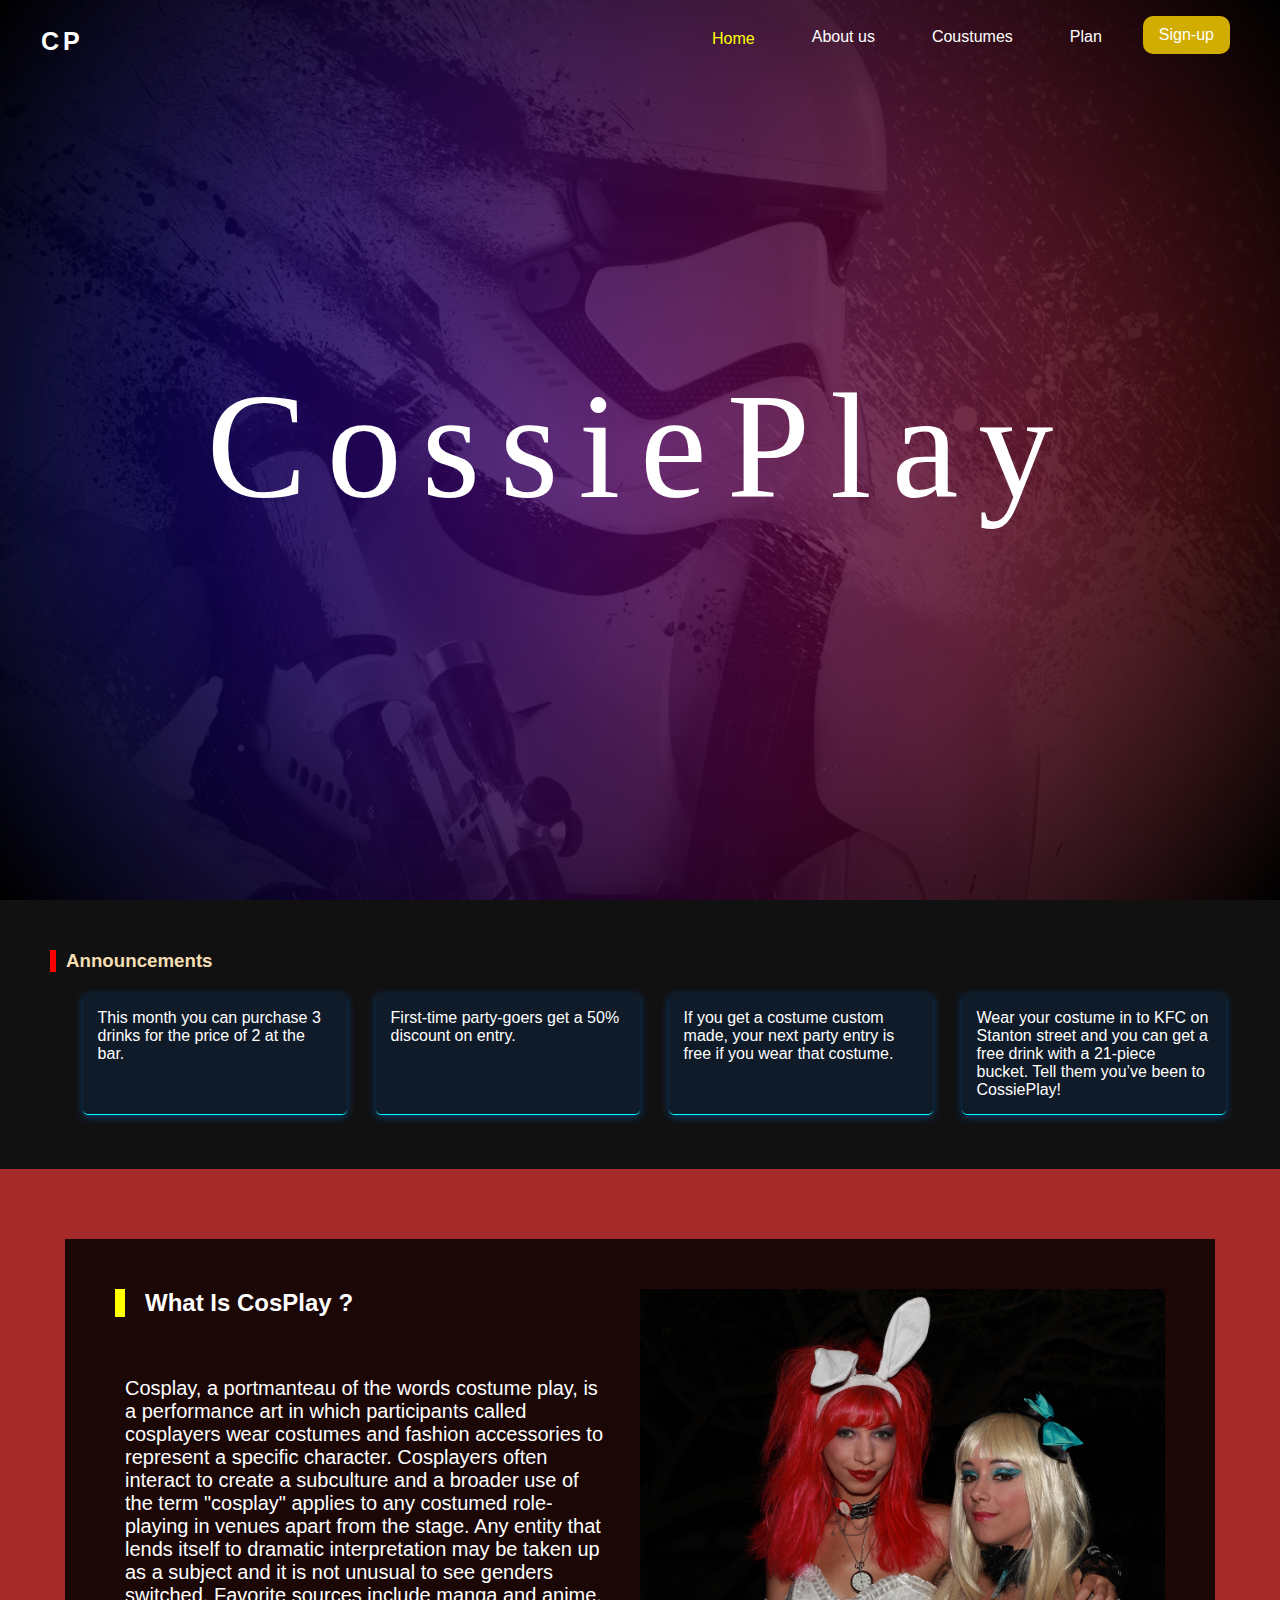
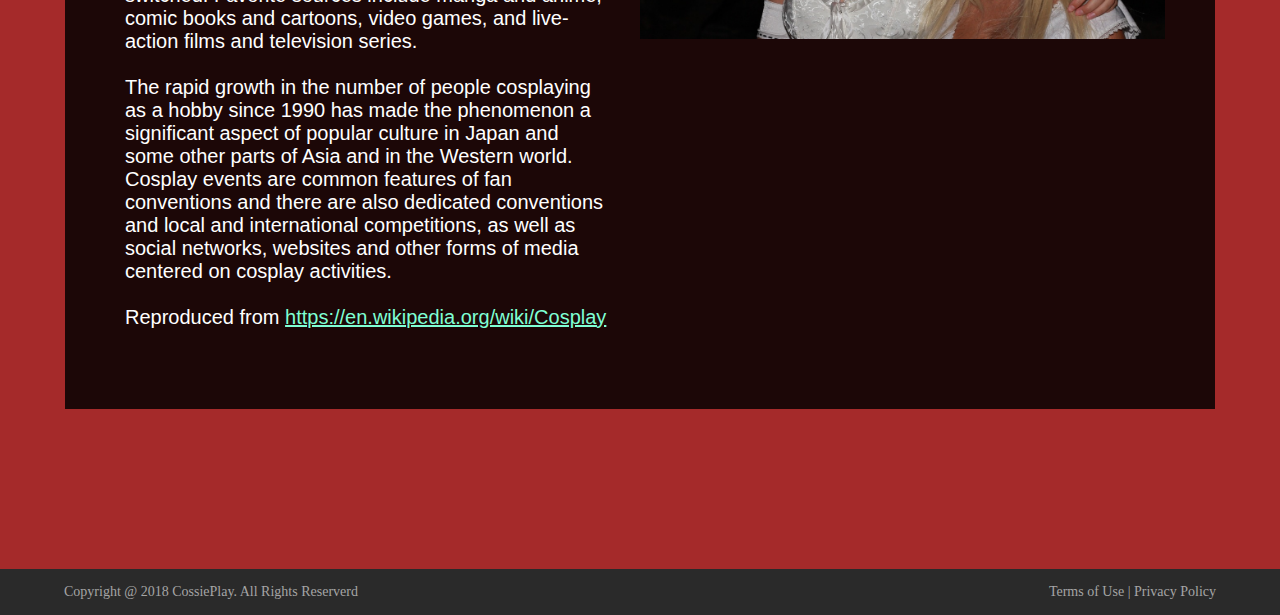
<file: index.html>
<!doctype html>
<html>
<head>
	<meta charset="UTF-8">
	<title>CossiePlay</title>
	<link rel="stylesheet" type="text/css" href="css/main.css"/>
	<link rel="stylesheet" href="https://use.fontawesome.com/releases/v5.6.1/css/all.css" integrity="sha384-gfdkjb5BdAXd+lj+gudLWI+BXq4IuLW5IT+brZEZsLFm++aCMlF1V92rMkPaX4PP" crossorigin="anonymous">
</head>
<body>
	
	<!----------------------- HOME ----------------------->
	<div id="home" class="main_container">
		<div id="top" class="main_header">
			<div class="caption">
				<span class="border font-effect-outline">CossiePlay</span>
				<!--<br>
				<h5>SINCE 2012</h5>-->
			</div>
		
			<div id="navbar">
				<a href="#home">
    				<h4 class="logo font-effect-anaglyph">CP</h4>
    			</a>
    			<nav>
      				<ul>
        				<li>
							<div class="dropdown">
								<button class="dropbtn-active">
									Home<i class="fa fa-caret-down"></i>
								</button>
								<div class="dropdown-content">
									<a href="#home">Home</a>
									<a href="#announcemnets">Announcemnets</a>
									<a href="#wcp">What is CossiePlay ?</a>
								</div>
							</div> 
						</li>
						
        				<li>
							<div class="dropdown">
								<button class="dropbtn">
									About us<i class="fa fa-caret-down"></i>
								</button>
								<div class="dropdown-content">
									<a href="about-us.html#about">About Us</a>
									<a href="about-us.html#contactUs">Contact Us</a>
								</div>
							</div>
						</li>
						
        				<li>
							<div class="dropdown">
								<button class="dropbtn">
									Coustumes<i class="fa fa-caret-down"></i>
								</button>
								<div class="dropdown-content">
									<a href="pricing.html#coustume">Coustumes</a>
									<a href="pricing.html#pricing">Pricing</a>
								</div>
							</div>
						</li>
						
        				<li>
							<div class="dropdown">
								<button class="dropbtn">
									Plan <i class="fa fa-caret-down"></i>
								</button>
								<div class="dropdown-content">
									<a href="plan.html">Plan</a>
								</div>
							</div>
						</li>
						
        				<li>
							<div class="dropdown">
								<button class="signUpbtn">
									Sign-up
								</button>
							</div>
						</li>
      				</ul>
    			</nav>
  			</div>
		</div>
	</div>
	<!--------------------------------------------------------------->
	
	<!----------------------- ANNOUNCEMNETS ----------------------->
	<div id="announcemnets" class="announcements_container">
		<h3 class="ann_heading">Announcements</h3>
		
		<div class="announcements_content">
			<hr/>
			<div class="announcement">
				This month you can purchase 3 drinks for the price of 2 at the bar.
			</div>
			<hr/>
			<div class="announcement">
				First-time party-goers get a 50% discount on entry.
			</div>
			<hr/>
			<div class="announcement">
				If you get a costume custom made, your next party entry is free if you wear that costume.
			</div>
			<hr/>
			<div class="announcement">
				Wear your costume in to KFC on Stanton street and you can get a free drink with a 21-piece bucket. Tell them you’ve been to CossiePlay!
			</div>
		</div>
	</div>
	<!--------------------------------------------------------------->
	
	
	<!----------------------- WHAT IS COSPLAY ----------------------->
	<div id="wcp" class="wcp_container">
		
		<div class="wcp_heading">
			<img src="images/alice-in-wonderland-872612_1280.jpg" alt="right_aligned_PHOTO" class="right fifty">
			<div class="fifty">
				<h2 class="wcp_header">What Is CosPlay ?</h2>
				<p class="wcp_content">
					Cosplay, a portmanteau of the words costume play, is a performance art in which participants called cosplayers wear costumes and fashion accessories to represent a specific character. Cosplayers often interact to create a subculture and a broader use of the term "cosplay" applies to any costumed role-playing in venues apart from the stage. Any entity that lends itself to dramatic interpretation may be taken up as a subject and it is not unusual to see genders switched. Favorite sources include manga and anime, comic books and cartoons, video games, and live-action films and television series.<br/><br/>
					The rapid growth in the number of people cosplaying as a hobby since 1990 has made the phenomenon a significant aspect of popular culture in Japan and some other parts of Asia and in the Western world. Cosplay events are common features of fan conventions and there are also dedicated conventions and local and international competitions, as well as social networks, websites and other forms of media centered on cosplay activities.<br/><br/>
				
					Reproduced from <a href="https://en.wikipedia.org/wiki/Cosplay">https://en.wikipedia.org/wiki/Cosplay</a>
				</p>
			</div>
		</div>
	</div>
	<!--------------------------------------------------------------->
	
	
	
	<!-- ******** FOOTER ******** -->
	
	<footer>
		<span>Copyright @ 2018 CossiePlay. All Rights Reserverd</span>
		<span>Terms of Use | Privacy Policy</span>
	</footer>
	<!-- ********************** -->
	
	
	
	<!-- ************ JAVASCRIPT ************* -->
	<!--<script src="js/main.js"></script>-->
	<script>
	// When the user scrolls the page, execute myFunction 
		window.onscroll = function() {myFunction()};

		// Get the navbar
		var navbar = document.getElementById("navbar");

		// Get the offset position of the navbar
		var sticky = navbar.offsetTop +10;

		// Add the sticky class to the navbar when you reach its scroll position. Remove "sticky" when you leave the scroll position
		function myFunction() {
  			if (window.pageYOffset > sticky) {
    			navbar.classList.add("sticky");
  			} else {
    			navbar.classList.remove("sticky");
  			}
		}
		
		function showSignUp(){
			var signUpForm = document.getElementById("signUp");
			signUpForm.classList.remove("hide");
		}
		
		function hideSignUp(){
			var signUpForm = document.getElementById("signUp");
			signUpForm.classList.add("hide");
		}
	</script>
	
	
	
	<div id="signUp" class="hide signUp_Container">
		<div class="signup_formContainer">
				<i class="close fas fa-times-circle" onClick="hideSignUp()"></i>
			<h1> Sign - Up</h1>
			<div class="signUp_content">
				<h4>Enter your contact details</h4>
				<div class="form_line">Enter your name:<br/>
					<div class="form_subline">
						First Name * <input type="text" name="firstname" value="">
					</div>
					<div class="form_subline">
						Last Name * <input type="text" name="lastname" value="">
					</div>
				</div>
				<div class="form_line">Where can we reach you at ?<br/>
					<div class="form_subline">
						Mobile Number * <input type="text" name="mobileNumber" value="">
					</div>
				</div>
				<div class="form_line">Tell us about your team ?<br/>
					<div class="form_subline">
						Number of people coming * <input type="number" name="mobileNumber" value="">
					</div>
				</div>
				<div class="form_line">
						I have read and understood the part guidlines * <input type="checkbox" name="mobileNumber" value="">
				</div>
				<div class="form_line">
					<input type="submit" name="submit" value="Submit" class="submit">
				</div>
			</div>
			<div class="sign-Up guidlines">
				<h4> Party Guidlines</h4>
				<p>
					<ul>
						<li>CossiePlay party-goers party at their own risk and are responsible for their own safety. Check with your doctor before you party hard.</li>
						<li>Party fees must be paid at the door. Cash or EFTPOS accepted. Credit card payments attract a 2% surcharge.</li>
						<li>Alcohol is served at the bar to over 18s only.</li>
						<li>No intoxicated persons will be served, but will be escorted to a taxi – paid by the party-goer.</li>
				</ul>
				</p>
			</div>
		</div>
	</div>
	
	
</body>
</html>
</file>
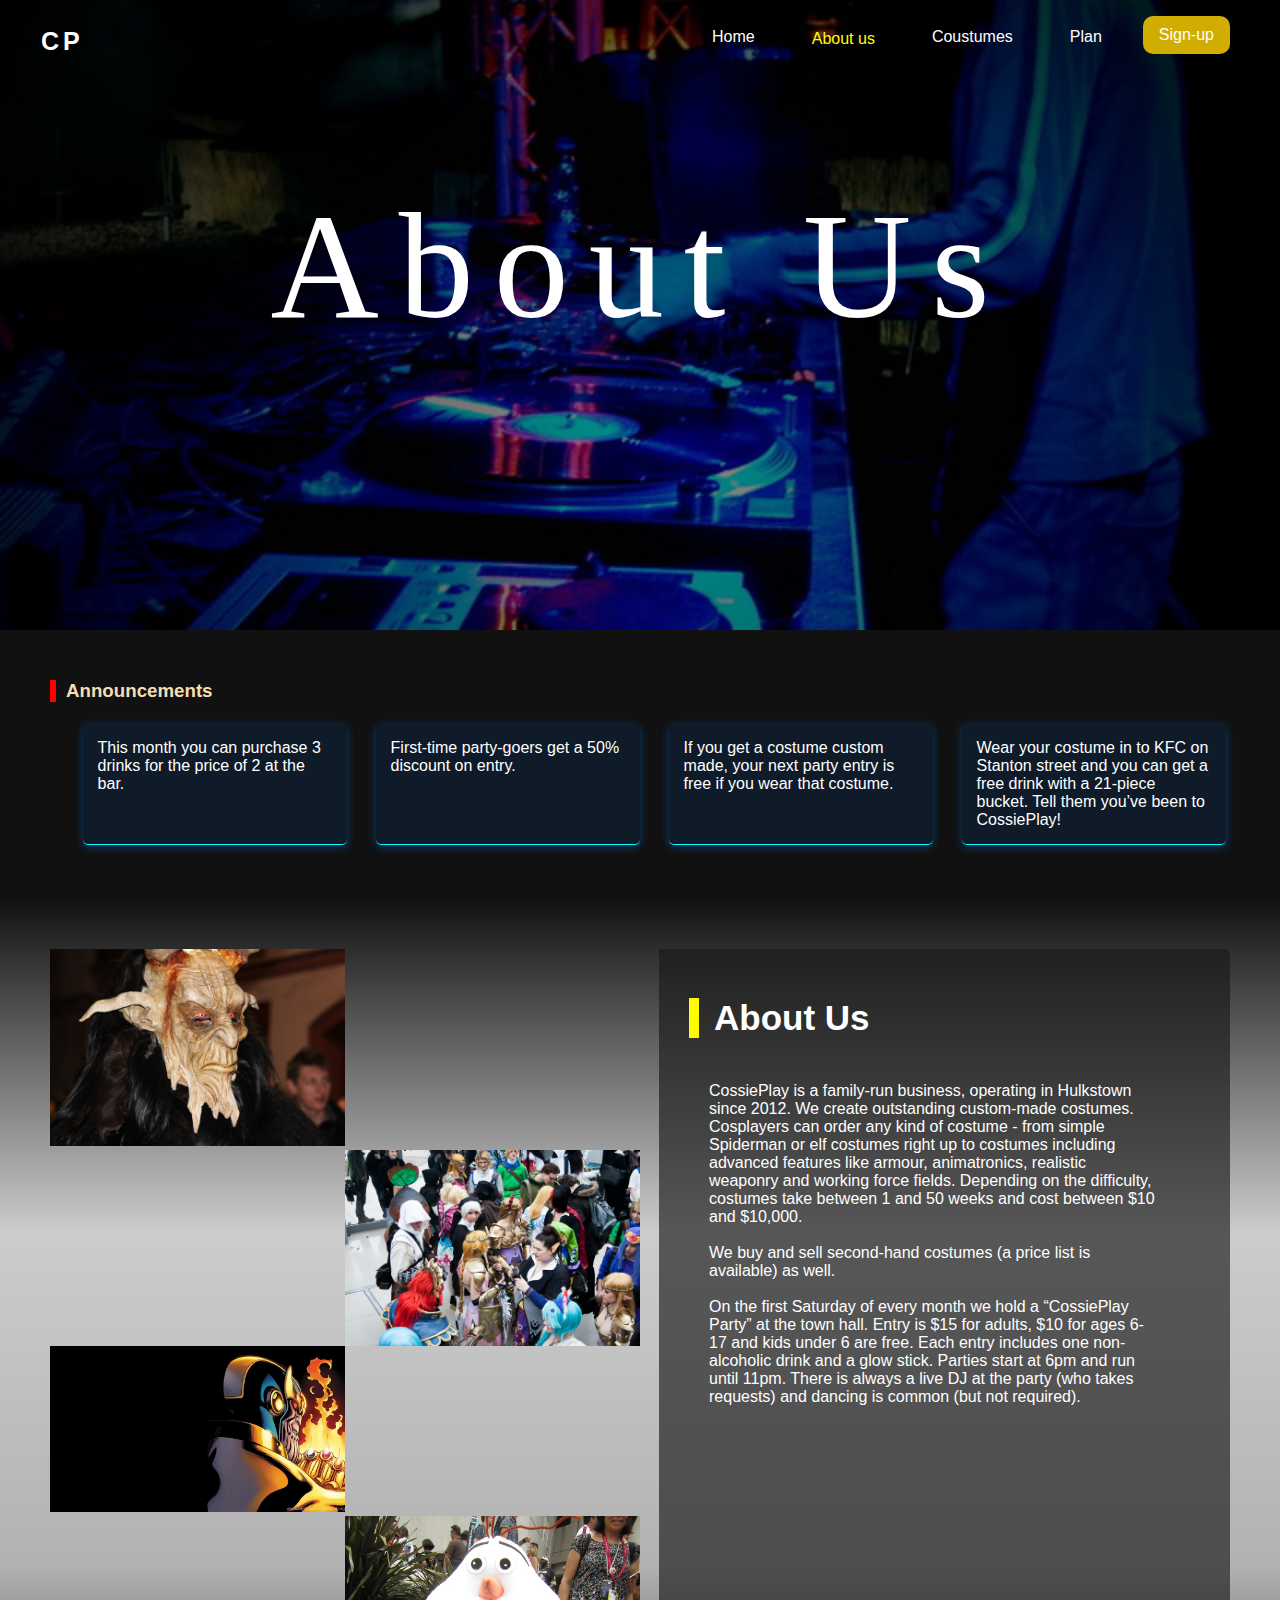
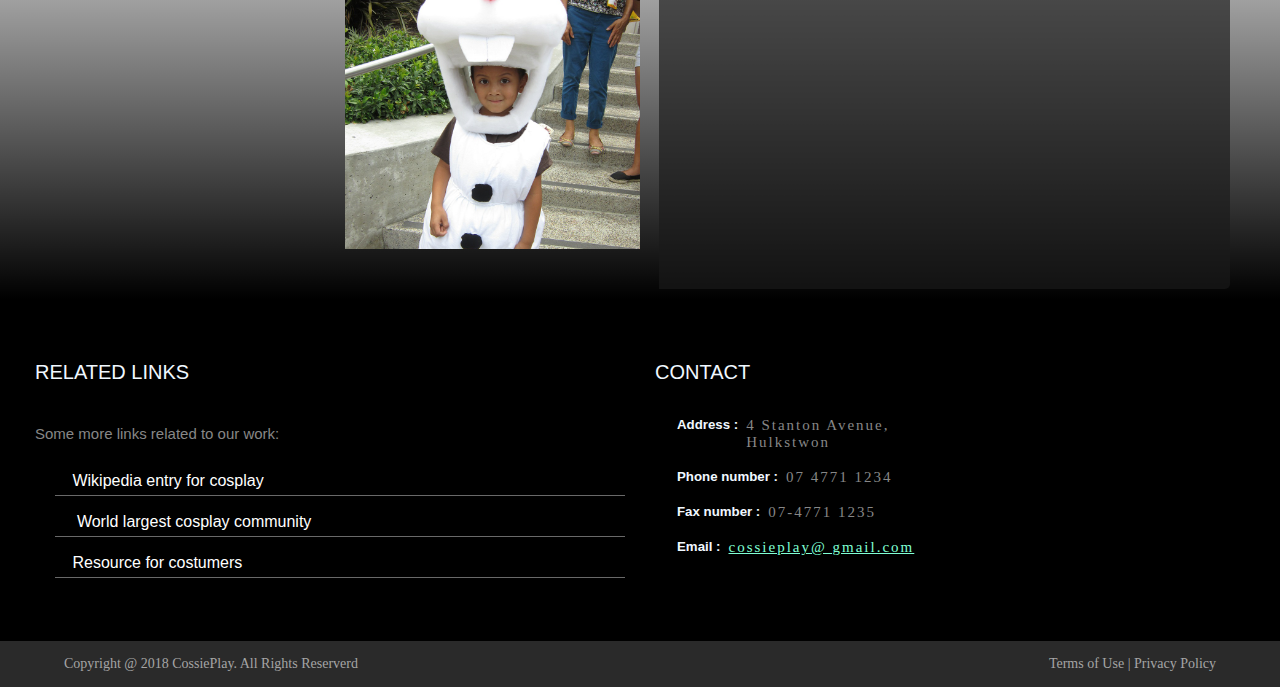
<file: about-us.html>
<!doctype html>
<html>
<head>
	<meta charset="UTF-8">
	<title>CossiePlay - About_us</title>
	<link rel="stylesheet" type="text/css" href="css/main.css"/>
	<link rel="stylesheet" href="https://use.fontawesome.com/releases/v5.6.1/css/all.css" integrity="sha384-gfdkjb5BdAXd+lj+gudLWI+BXq4IuLW5IT+brZEZsLFm++aCMlF1V92rMkPaX4PP" crossorigin="anonymous">
</head>
<body>
	
	
	<!----------------------- HOME ----------------------->
	<div id="about" class="main_container">
		<div id="top" class="main_header">
			<div class="caption">
				<span class="border font-effect-outline">About Us</span>
				<!--<br>
				<h5>SINCE 2012</h5>-->
			</div>
		
			<div id="navbar">
				<a href="#home">
    				<h4 class="logo font-effect-anaglyph">CP</h4>
    			</a>
    			<nav>
      				<ul>
        				<li>
							<div class="dropdown">
								<button class="dropbtn">
									Home<i class="fa fa-caret-down"></i>
								</button>
								<div class="dropdown-content">
									<a href="index.html#home">Home</a>
									<a href="index.html#announcemnets">Announcemnets</a>
									<a href="index.html#wcp">What is CossiePlay ?</a>
								</div>
							</div> 
						</li>
						
        				<li>
							<div class="dropdown">
								<button class="dropbtn-active">
									About us<i class="fa fa-caret-down"></i>
								</button>
								<div class="dropdown-content">
									<a href="#about-us">About Us</a>
									<a href="#contactUs">Contact Us</a>
								</div>
							</div>
						</li>
						
        				<li>
							<div class="dropdown">
								<button class="dropbtn">
									Coustumes<i class="fa fa-caret-down"></i>
								</button>
								<div class="dropdown-content">
									<a href="pricing.html#coustume">Coustumes</a>
									<a href="pricing.html#pricing">Pricing</a>
								</div>
							</div>
						</li>
						
        				<li>
							<div class="dropdown">
								<button class="dropbtn">
									Plan <i class="fa fa-caret-down"></i>
								</button>
								<div class="dropdown-content">
									<a href="plan.html">Plan</a>
								</div>
							</div>
						</li>
						
        				<li>
							<div class="dropdown">
								<button class="signUpbtn">
									Sign-up
								</button>
							</div>
						</li>
						
      				</ul>
    			</nav>
  			</div>
		</div>
	</div>
	<!--------------------------------------------------------------->
	
	<!----------------------- ANNOUNCEMNETS ----------------------->
	<div id="announcemnets" class="announcements_container">
		<h3 class="ann_heading">Announcements</h3>
		
		<div class="announcements_content">
			<hr/>
			<div class="announcement">
				This month you can purchase 3 drinks for the price of 2 at the bar.
			</div>
			<hr/>
			<div class="announcement">
				First-time party-goers get a 50% discount on entry.
			</div>
			<hr/>
			<div class="announcement">
				If you get a costume custom made, your next party entry is free if you wear that costume.
			</div>
			<hr/>
			<div class="announcement">
				Wear your costume in to KFC on Stanton street and you can get a free drink with a 21-piece bucket. Tell them you’ve been to CossiePlay!
			</div>
		</div>
	</div>
	<!--------------------------------------------------------------->
	
	<!----------------------- ABOUT US ----------------------->
	<div id="about-us" class="about_container">
		<div class="fifty overflow_h">
			<img src="images/devils-570861_1280.jpg" alt="COOL_IMAGE"/>
			<img src="images/book-fair-678264_1280.jpg" class="right" alt="COOL_IMAGE"/>
			<img src="images/announcements-bg.jpg" alt="COOL_IMAGE"/>
			<img src="images/olaf-630522_1280.jpg" class="right" alt="COOL_IMAGE"/>
		</div>
		<div class="about_content">
			<h2>About Us</h2>
			<p>
				CossiePlay is a family-run business, operating in Hulkstown since 2012. We create outstanding custom-made costumes. Cosplayers can order any kind of costume - from simple Spiderman or elf costumes right up to costumes including advanced features like armour, animatronics, realistic weaponry and working force fields. Depending on the difficulty, costumes take between 1 and 50 weeks and cost between $10 and $10,000.
				<br/><br/>
				We buy and sell second-hand costumes (a price list is available) as well.
				
				<br/><br/>
				On the first Saturday of every month we hold a “CossiePlay Party” at the town hall. Entry is $15 for adults, $10 for ages 6-17 and kids under 6 are free. Each entry includes one non-alcoholic drink and a glow stick. Parties start at 6pm and run until 11pm. There is always a live DJ at the party (who takes requests) and dancing is common (but not required). 

			</p>
		</div>
	</div>
	<!--------------------------------------------------------------->
	
	<!-- ******** CONTACT US ******** -->

    <div id="contactUs">
            <div class="content-item">
              <h4>Related Links</h4>
				<p>Some more links related to our work:</p>
              <ul>
				  <li><a href="https://en.wikipedia.org/wiki/Cosplay">Wikipedia entry for cosplay</a></li>
                <li><a href="http://www.cosplay.com"> World largest cosplay community</a></li>
				  <li><a href="cosplaytutorial.com/index.php">Resource for costumers</a></li>
              </ul>
            </div>
         <div class="content-item">
            <h4>Contact</h4>
            <div class="contact-info"><i class="fas fa-map-marker"></i><h5>Address :</h5><p>4 Stanton Avenue, <br/>Hulkstwon</p></div>
			 <div class="contact-info"><i class="fas fa-phone"></i><h5>Phone number :</h5><p>07 4771 1234</p></div>
			 <div class="contact-info"><i class="fas fa-fax"></i><h5>Fax number :</h5><p>07-4771 1235</p></div>
			 <div class="contact-info"><i class="fa fa-envelope"></i><h5>Email :</h5><p><a href="cossieplay@gmail.com">cossieplay@ gmail.com</a></p></div>
          </div>
    </div>
	<!-- ********************** -->
	
	<!-- ******** FOOTER ******** -->
	
	<footer>
		<span>Copyright @ 2018 CossiePlay. All Rights Reserverd</span>
		<span>Terms of Use | Privacy Policy</span>
	</footer>
	<!-- ********************** -->
	
	
	
	<!-- ************ JAVASCRIPT ************* -->
	<!--<script src="js/main.js"></script>-->
	<script>
	// When the user scrolls the page, execute myFunction 
		window.onscroll = function() {myFunction()};

		// Get the navbar
		var navbar = document.getElementById("navbar");

		// Get the offset position of the navbar
		var sticky = navbar.offsetTop +10;

		// Add the sticky class to the navbar when you reach its scroll position. Remove "sticky" when you leave the scroll position
		function myFunction() {
  			if (window.pageYOffset > sticky) {
    			navbar.classList.add("sticky");
  			} else {
    			navbar.classList.remove("sticky");
  			}
		}
		
		function showSignUp(){
			var signUpForm = document.getElementById("signUp");
			signUpForm.classList.remove("hide");
		}
		
		function hideSignUp(){
			var signUpForm = document.getElementById("signUp");
			signUpForm.classList.add("hide");
		}
	</script>
	
	
	
	<div id="signUp" class="hide signUp_Container">
		<div class="signup_formContainer">
				<i class="close fas fa-times-circle" onClick="hideSignUp()"></i>
			<h1> Sign - Up</h1>
			<div class="signUp_content">
				<h4>Enter your contact details</h4>
				<div class="form_line">Enter your name:<br/>
					<div class="form_subline">
						First Name * <input type="text" name="firstname" value="">
					</div>
					<div class="form_subline">
						Last Name * <input type="text" name="lastname" value="">
					</div>
				</div>
				<div class="form_line">Where can we reach you at ?<br/>
					<div class="form_subline">
						Mobile Number * <input type="text" name="mobileNumber" value="">
					</div>
				</div>
				<div class="form_line">Tell us about your team ?<br/>
					<div class="form_subline">
						Number of people coming * <input type="number" name="mobileNumber" value="">
					</div>
				</div>
				<div class="form_line">
						I have read and understood the part guidlines * <input type="checkbox" name="mobileNumber" value="">
				</div>
				<div class="form_line">
					<input type="submit" name="submit" value="Submit" class="submit">
				</div>
			</div>
			<div class="sign-Up guidlines">
				<h4> Party Guidlines</h4>
				<p>
					<ul>
						<li>CossiePlay party-goers party at their own risk and are responsible for their own safety. Check with your doctor before you party hard.</li>
						<li>Party fees must be paid at the door. Cash or EFTPOS accepted. Credit card payments attract a 2% surcharge.</li>
						<li>Alcohol is served at the bar to over 18s only.</li>
						<li>No intoxicated persons will be served, but will be escorted to a taxi – paid by the party-goer.</li>
				</ul>
				</p>
			</div>
		</div>
	</div>
</body>
</html>
</file>
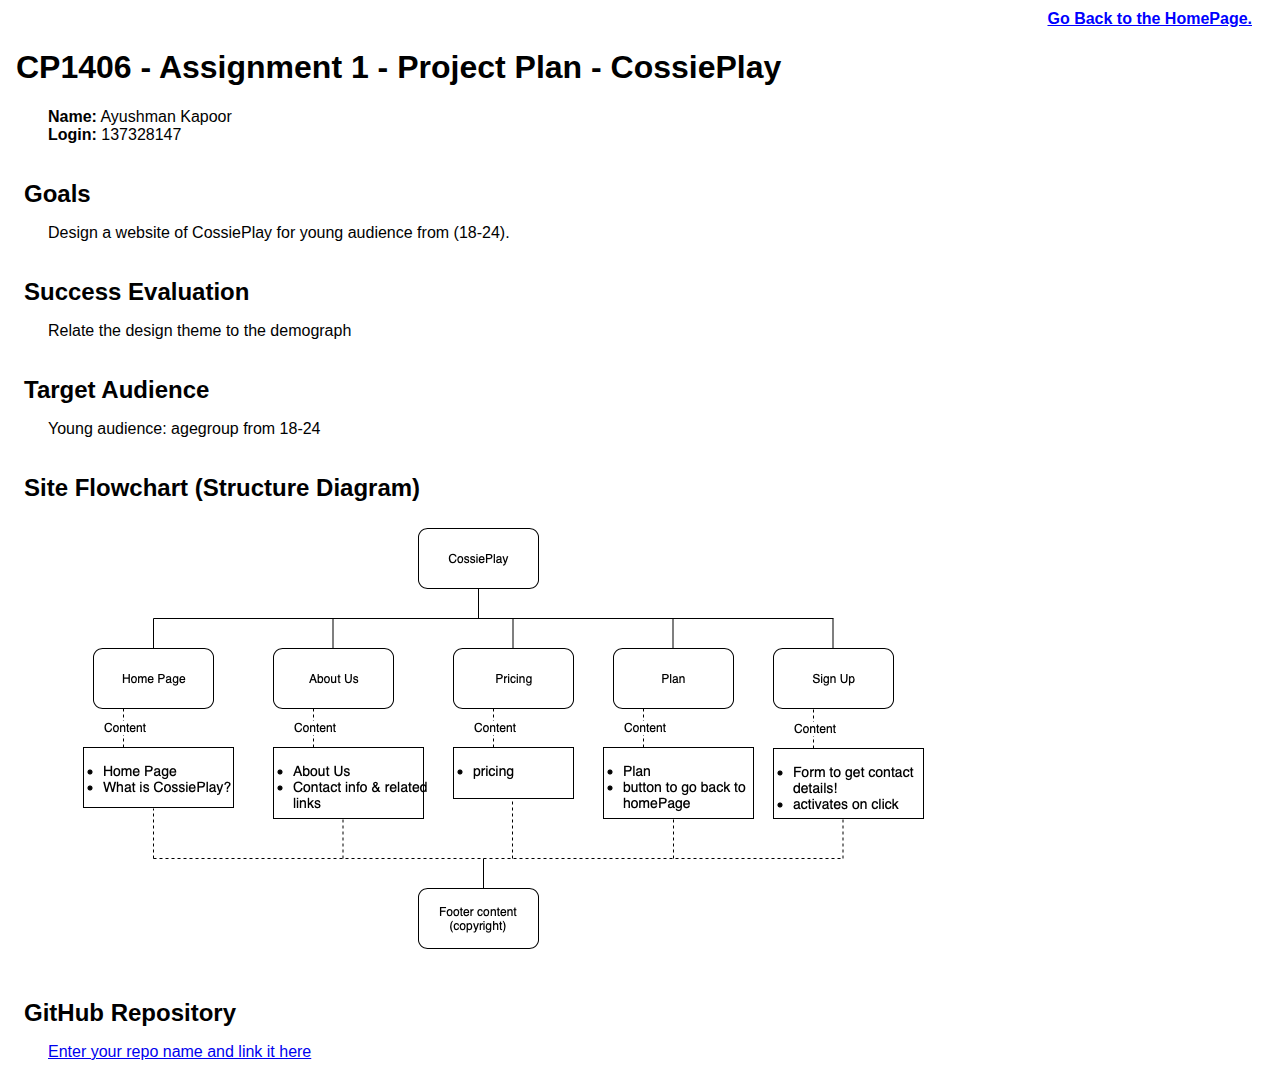
<file: plan.html>
<!doctype html>
<html>
<head>
<title>A1 Project Plan for ?Student Name?</title>
  <meta http-equiv="Content-Type" content="text/html; charset=iso-8859-1">
  <style type="text/css">
    body { font-family: Arial; margin-left: 3em; }
    h1, h2 { margin-left: -1em; }
    h2 { margin-top: 1.5em; margin-bottom: 0.5em; }
	  .home{
		  margin: 10px;
		  text-align: right;
	  }
	  .home a{
		  color: blue;
		  font-size: 16px;
		  font-weight: 900;
		  padding: 10px;
	  }
  </style>
</head>

<body>
<div class="home"><a href="index.html">Go Back to the HomePage.</a></div>
<h1>CP1406 - Assignment 1 - Project Plan - CossiePlay</h1>
<p><strong>Name:</strong> Ayushman Kapoor<br>
<strong>Login:</strong> 137328147</p>
<h2>Goals</h2>
<p> Design a website of CossiePlay for young audience from (18-24).</p>
<h2>Success Evaluation</h2>
<p> Relate the design theme to the demograph</p>
<h2>Target Audience</h2>
<p> Young audience: agegroup from 18-24</p>
<h2>Site Flowchart (Structure Diagram)</h2>
<p><img src="images/plan.png" alt="Site Flowchart"></p>
<h2>GitHub Repository</h2>
<p><a href="http://github.com/...">Enter your repo name and link it here</a></p>
</body>
</html>
</file>
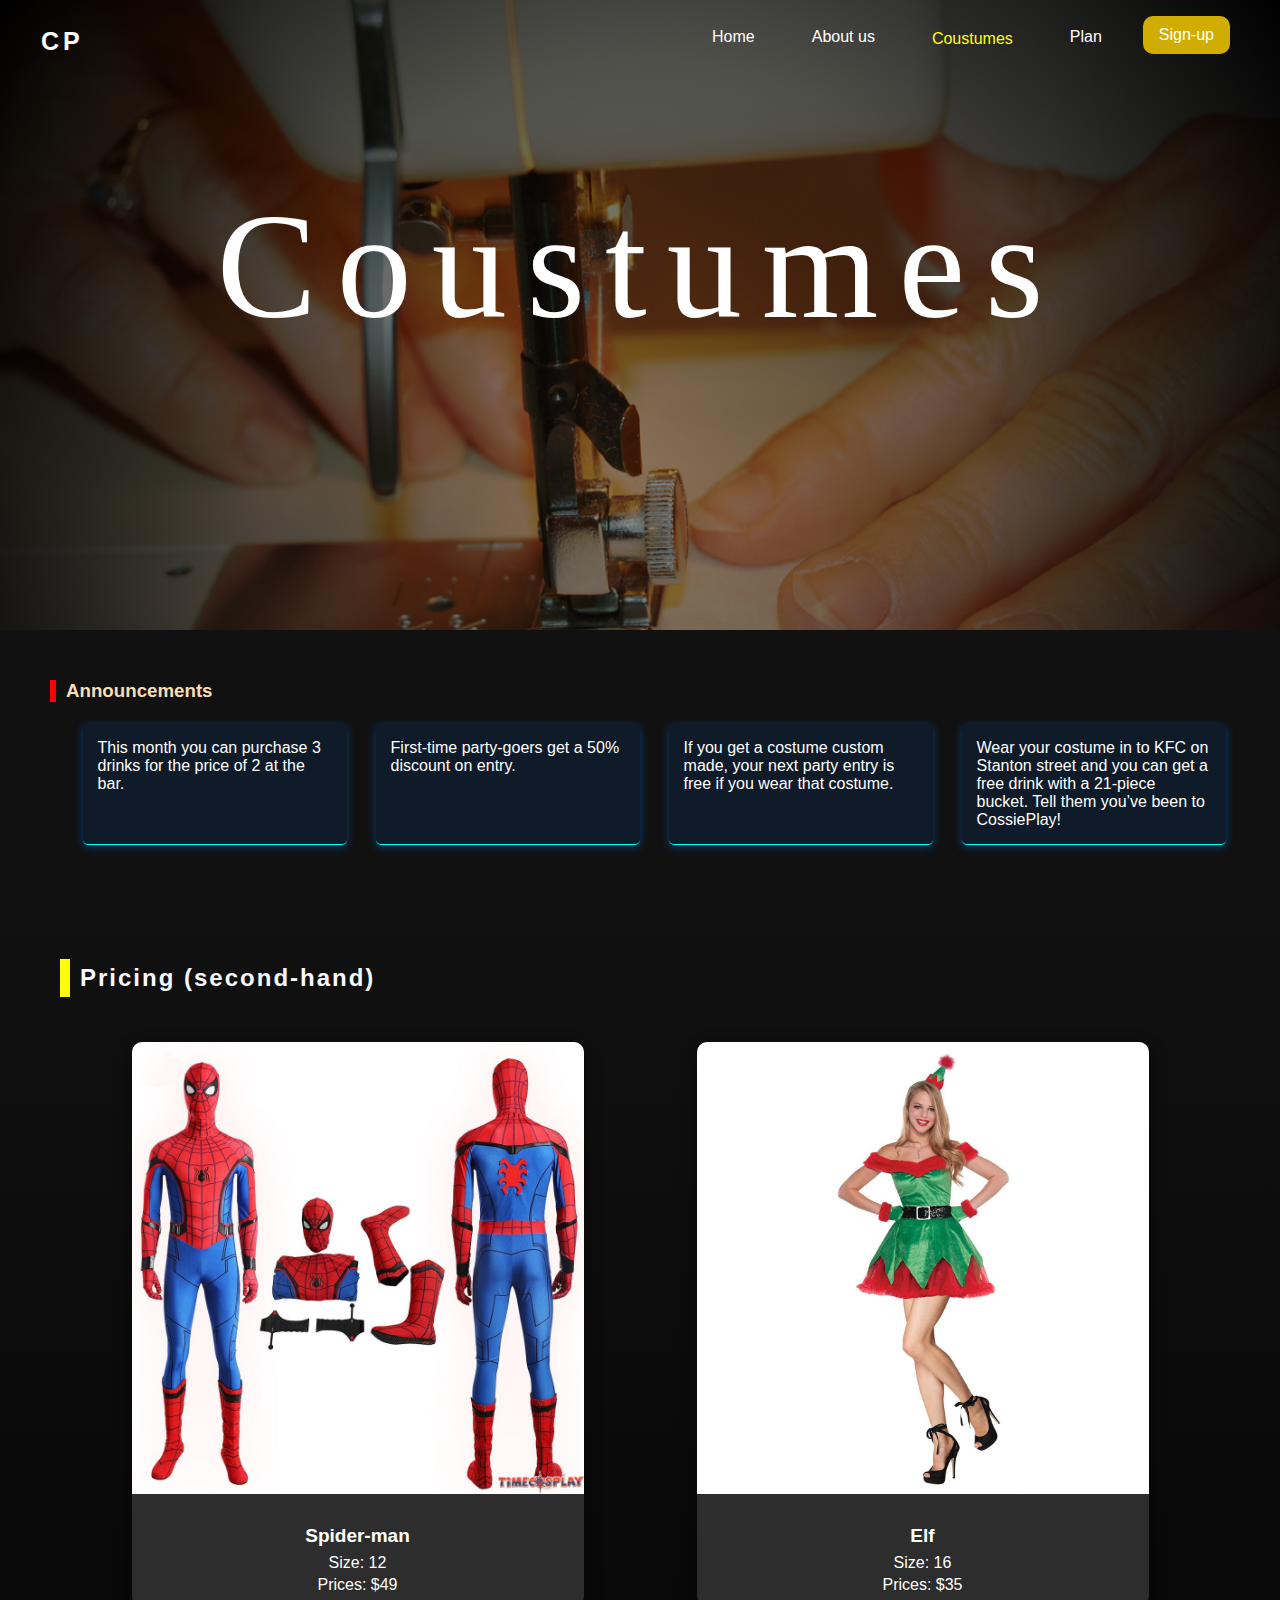
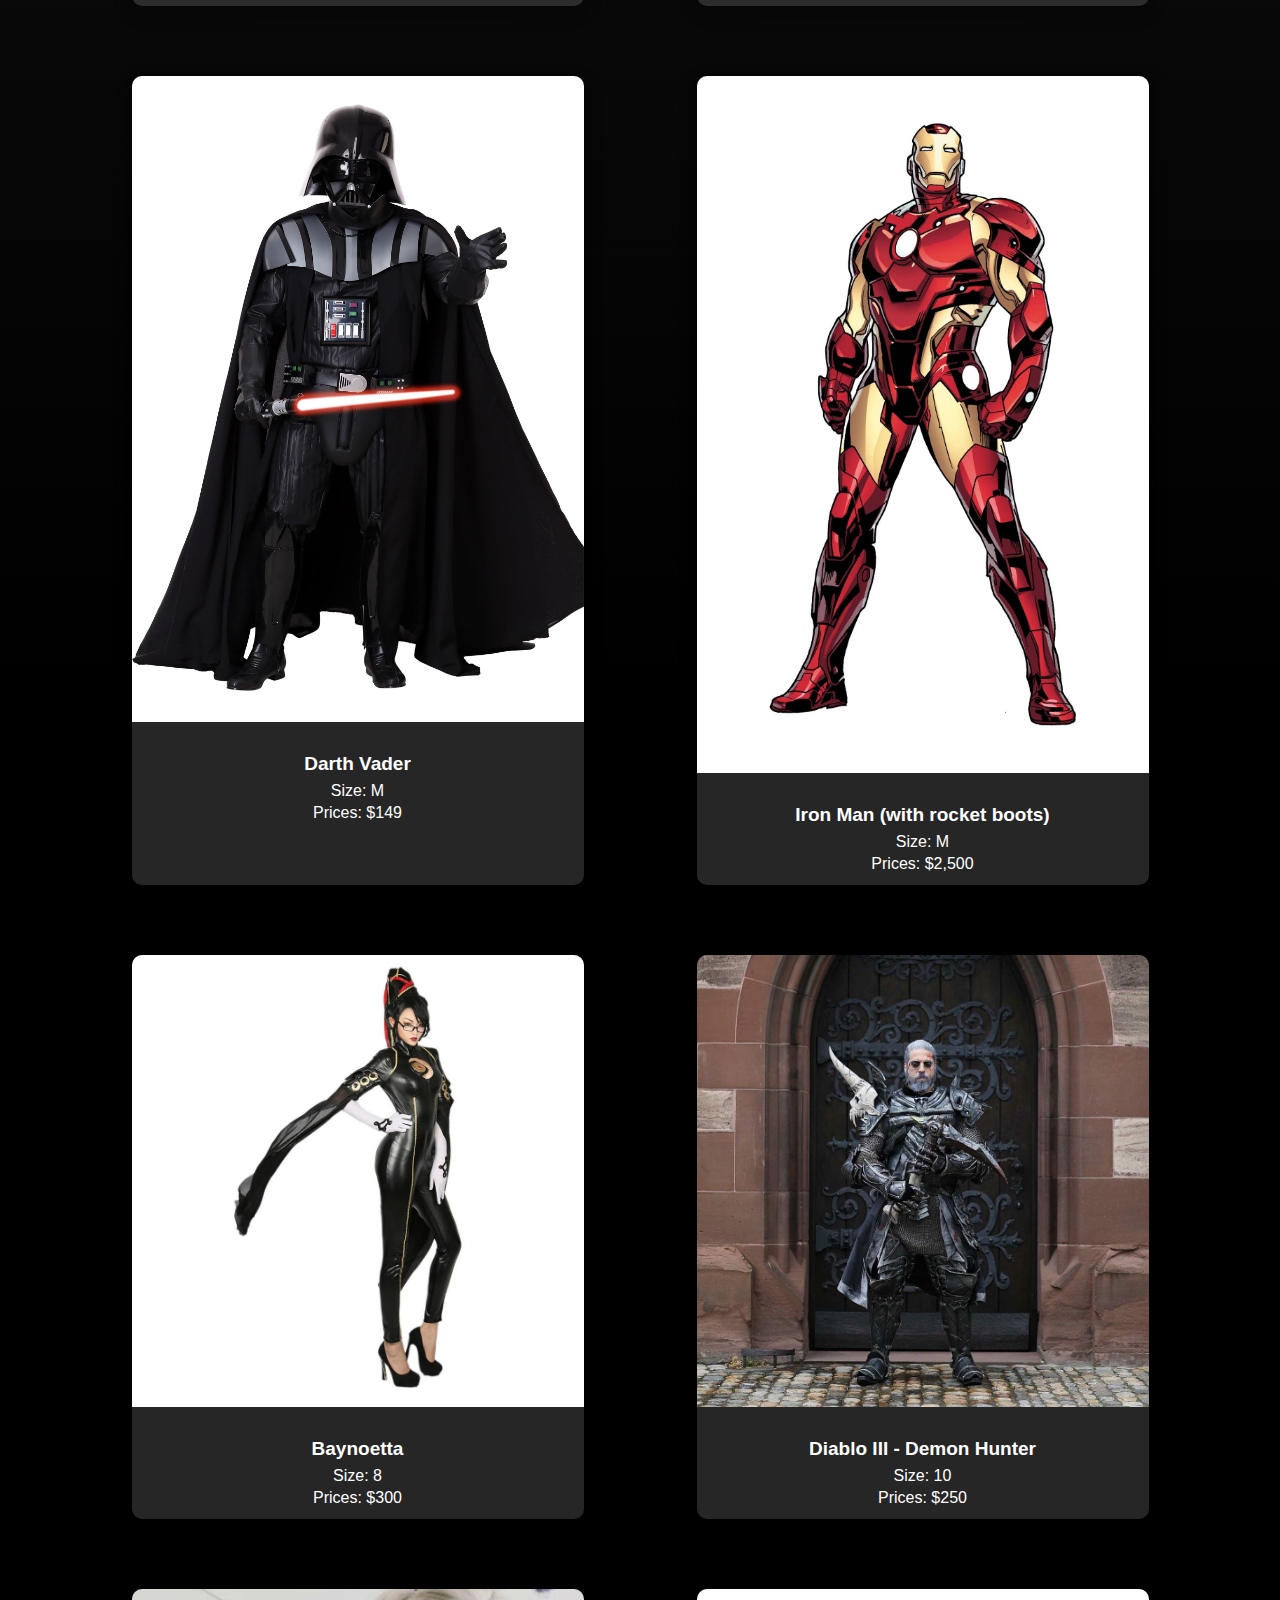
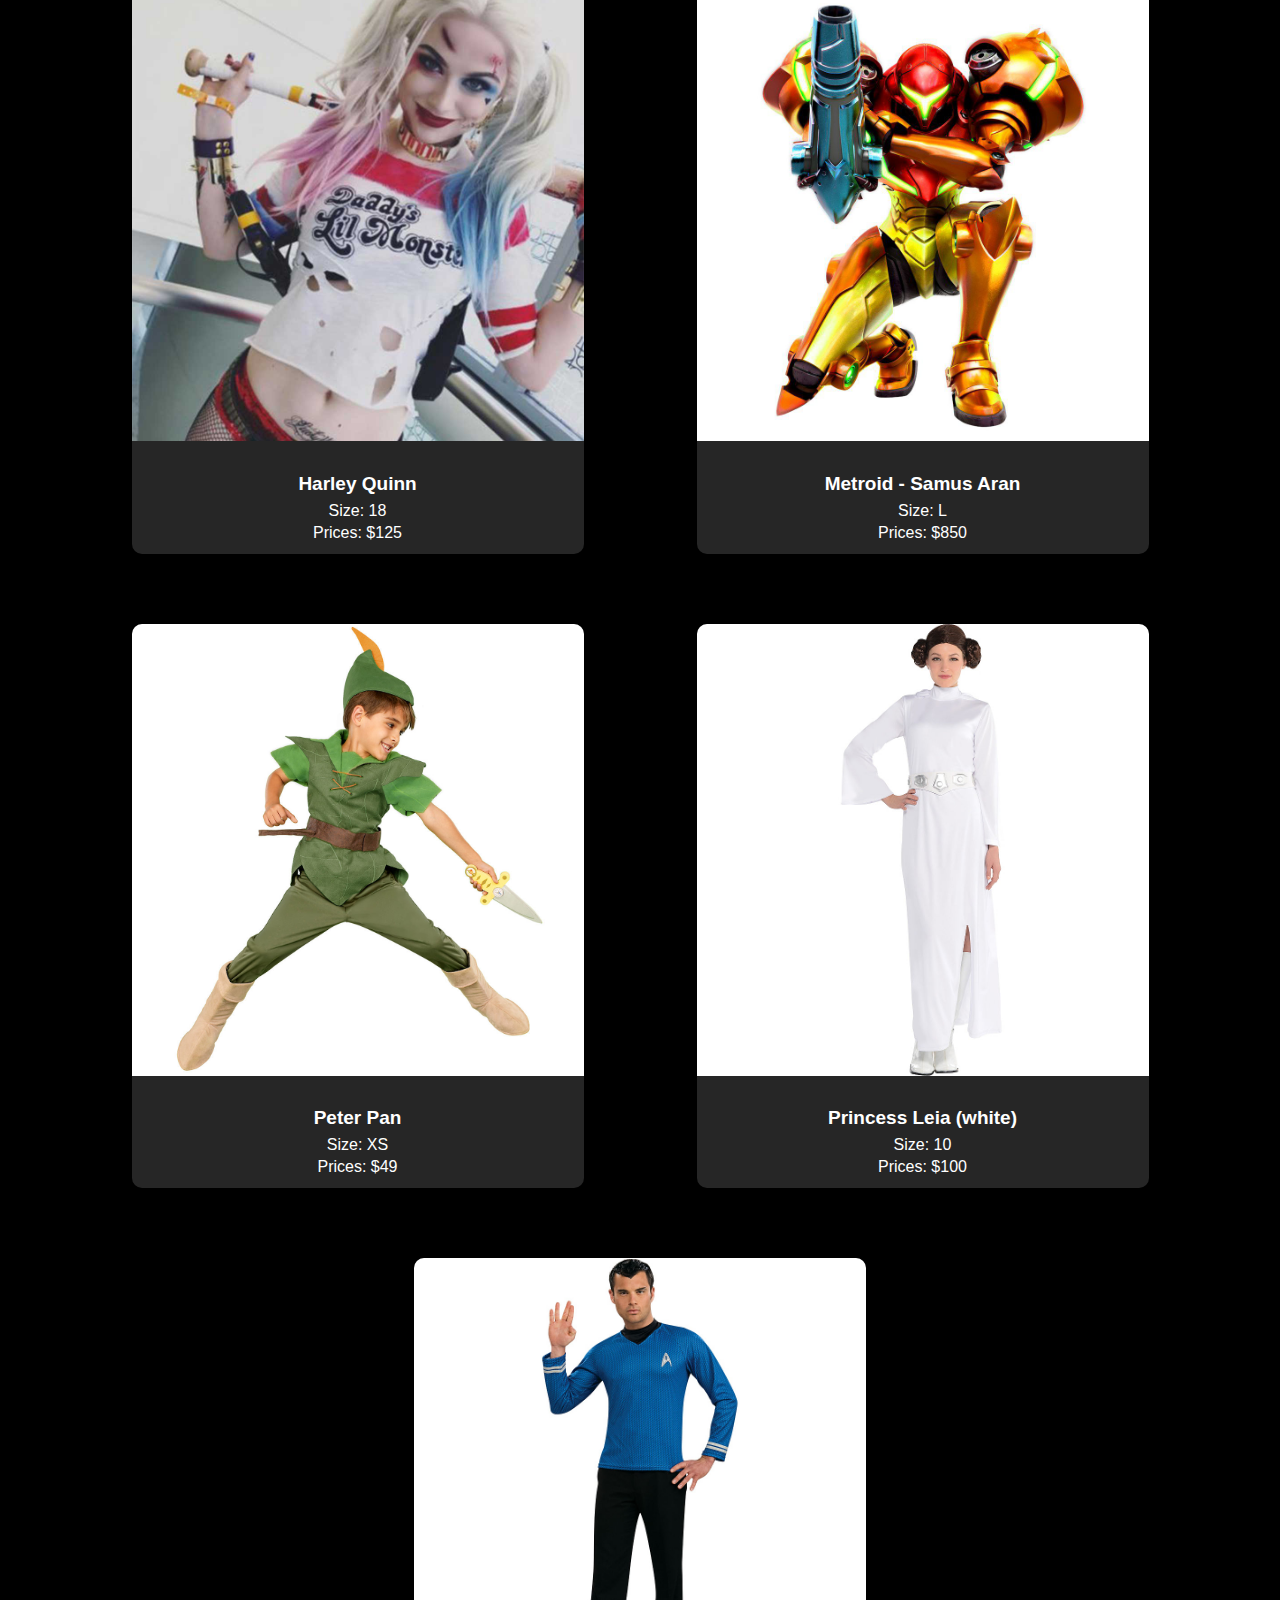
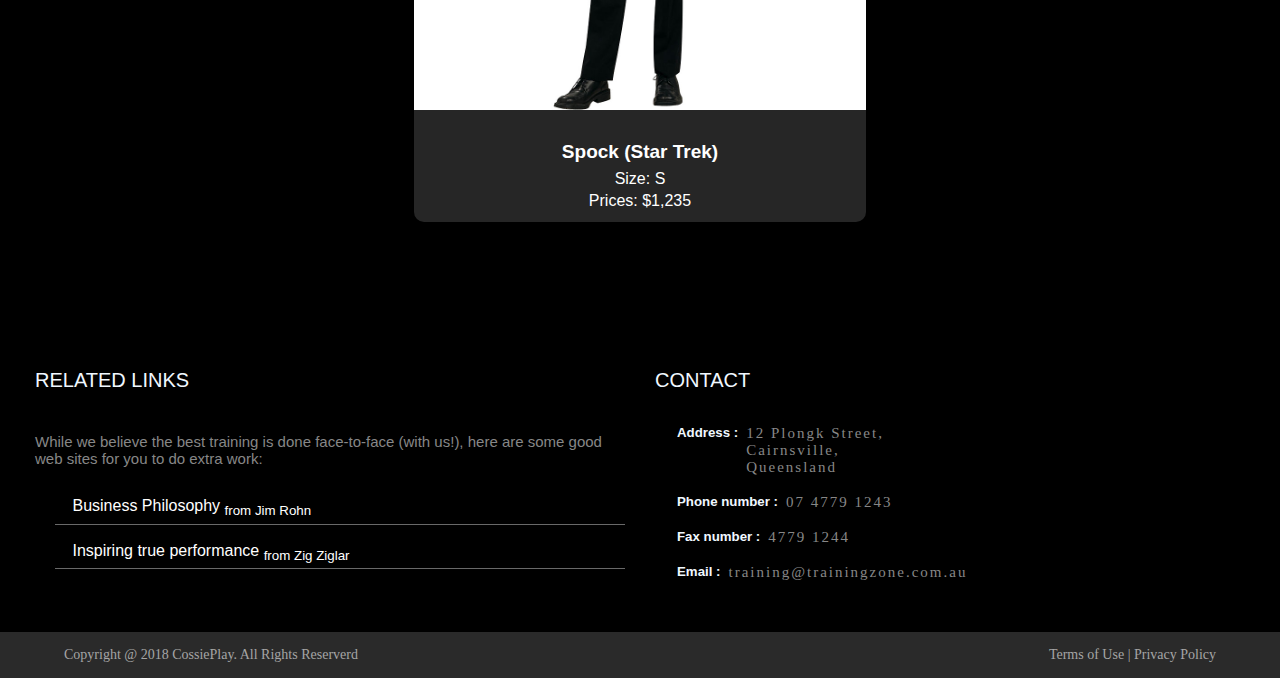
<file: pricing.html>
<!doctype html>
<html>
<head>
	<meta charset="UTF-8">
	<title>CossiePlay - Pricing</title>
	<link rel="stylesheet" type="text/css" href="css/main.css"/>
	<link rel="stylesheet" href="https://use.fontawesome.com/releases/v5.6.1/css/all.css" integrity="sha384-gfdkjb5BdAXd+lj+gudLWI+BXq4IuLW5IT+brZEZsLFm++aCMlF1V92rMkPaX4PP" crossorigin="anonymous">
</head>
<body>
	
	<!----------------------- HOME ----------------------->
	<div id="coustume" class="main_container">
		<div id="top" class="main_header">
			<div class="caption">
				<span class="border font-effect-outline">Coustumes</span>
				<!--<br>
				<h5>SINCE 2012</h5>-->
			</div>
		
			<div id="navbar">
				<a href="#home">
    				<h4 class="logo font-effect-anaglyph">CP</h4>
    			</a>
    			<nav>
      				<ul>
        				<li>
							<div class="dropdown">
								<button class="dropbtn">
									Home<i class="fa fa-caret-down"></i>
								</button>
								<div class="dropdown-content">
									<a href="index.html#home">Home</a>
									<a href="index.html#announcemnets">Announcemnets</a>
									<a href="index.html#wcp">What is CossiePlay ?</a>
								</div>
							</div> 
						</li>
						
        				<li>
							<div class="dropdown">
								<button class="dropbtn">
									About us<i class="fa fa-caret-down"></i>
								</button>
								<div class="dropdown-content">
									<a href="about-us.html#about">About Us</a>
									<a href="about-us.html#contactUs">Contact Us</a>
								</div>
							</div>
						</li>
						
        				<li>
							<div class="dropdown">
								<button class="dropbtn-active">
									Coustumes<i class="fa fa-caret-down"></i>
								</button>
								<div class="dropdown-content">
									<a href="#coustume">Coustumes</a>
									<a href="#pricing">Pricing</a>
								</div>
							</div>
						</li>
						
        				<li>
							<div class="dropdown">
								<button class="dropbtn">
									Plan <i class="fa fa-caret-down"></i>
								</button>
								<div class="dropdown-content">
									<a href="plan.html">Plan</a>
								</div>
							</div>
						</li>
						
        				<li>
							<div class="dropdown">
								<button class="signUpbtn" onClick="showSignUp()">
									Sign-up
								</button>
							</div>
						</li>
						
      				</ul>
    			</nav>
  			</div>
		</div>
	</div>
	<!--------------------------------------------------------------->
	
	<!----------------------- ANNOUNCEMNETS ----------------------->
	<div id="announcemnets" class="announcements_container">
		<h3 class="ann_heading">Announcements</h3>
		
		<div class="announcements_content">
			<hr/>
			<div class="announcement">
				This month you can purchase 3 drinks for the price of 2 at the bar.
			</div>
			<hr/>
			<div class="announcement">
				First-time party-goers get a 50% discount on entry.
			</div>
			<hr/>
			<div class="announcement">
				If you get a costume custom made, your next party entry is free if you wear that costume.
			</div>
			<hr/>
			<div class="announcement">
				Wear your costume in to KFC on Stanton street and you can get a free drink with a 21-piece bucket. Tell them you’ve been to CossiePlay!
			</div>
		</div>
	</div>
	<!--------------------------------------------------------------->
	
	<!----------------------- Coustumes ----------------------->
	<div id="pricing" class="cos_container">
		<h2> Pricing (second-hand)</h2>
		<div class="cos_content">
			<div class="cos-box">
				<div class="cos-img">
					<img src="images/spidermanCos.jpg" alt="Spiderman-photo"/>
				</div>
				<h4>Spider-man</h4>
				<span><b>Size:</b> 12</span>
				<span><b>Prices:</b> $49</span>
			</div>
			<div class="cos-box">
				<div class="cos-img">
					<img src="images/elfCos.jpg" alt="ELF-photo"/>
				</div>
				<h4>Elf</h4>
				<span><b>Size:</b> 16</span>
				<span><b>Prices:</b> $35</span>
			</div>
		</div>
		<div class="cos_content">
			<div class="cos-box">
				<div class="cos-img">
					<img src="images/darthvaderCOs.jpg" alt="DARTH VADER-photo"/>
				</div>
				<h4>Darth Vader</h4>
				<span><b>Size:</b> M</span>
				<span><b>Prices:</b> $149</span>
			</div>
			<div class="cos-box">
				<div class="cos-img">
					<img src="images/ironManCos.jpeg" alt="ironMan-photo"/>
				</div>
				<h4>Iron Man (with rocket boots)</h4>
				<span><b>Size:</b> M</span>
				<span><b>Prices:</b> $2,500</span>
			</div>
		</div>
		<div class="cos_content">
			<div class="cos-box">
				<div class="cos-img">
					<img src="images/bayonettaCos.jpg" alt="Bayonetta-photo"/>
				</div>
				<h4>Baynoetta</h4>
				<span><b>Size:</b> 8</span>
				<span><b>Prices:</b> $300</span>
			</div>
			<div class="cos-box">
				<div class="cos-img">
					<img src="images/diablo3Cos.jpg" alt="Diablo3-photo"/>
				</div>
				<h4>Diablo III - Demon Hunter</h4>
				<span><b>Size:</b> 10</span>
				<span><b>Prices:</b> $250</span>
			</div>
		</div>
		<div class="cos_content">
			<div class="cos-box">
				<div class="cos-img">
					<img src="images/hqCos.jpg" alt="SEXY-photo"/>
				</div>
				<h4>Harley Quinn</h4>
				<span><b>Size:</b> 18</span>
				<span><b>Prices:</b> $125</span>
			</div>
			<div class="cos-box">
				<div class="cos-img">
					<img src="images/metroidCos.jpg" alt="Metroid-photo"/>
				</div>
				<h4>Metroid - Samus Aran</h4>
				<span><b>Size:</b> L</span>
				<span><b>Prices:</b> $850</span>
			</div>
		</div>
		<div class="cos_content">
			<div class="cos-box">
				<div class="cos-img">
					<img src="images/ppCos.jpeg" alt="PeterPan-photo"/>
				</div>
				<h4>Peter Pan</h4>
				<span><b>Size:</b> XS</span>
				<span><b>Prices:</b> $49</span>
			</div>
			<div class="cos-box">
				<div class="cos-img">
					<img src="images/plCos.jpg" alt="princess_Leia-photo"/>
				</div>
				<h4>Princess Leia (white)</h4>
				<span><b>Size:</b> 10</span>
				<span><b>Prices:</b> $100</span>
			</div>
		</div>
		<div class="cos_content">
			<div class="cos-box">
				<div class="cos-img">
					<img src="images/spockCos.jpg" alt="Spock-photo"/>
				</div>
				<h4>Spock (Star Trek)</h4>
				<span><b>Size:</b> S</span>
				<span><b>Prices:</b> $1,235</span>
			</div>
		</div>
	</div>
	<!--------------------------------------------------------------->
	
	<!-- ******** CONTACT US ******** -->

    <div id="contactUs">
            <div class="content-item">
              <h4>Related Links</h4>
				<p>While we believe the best training is done face-to-face (with us!), here are some good web sites for you to do extra work:</p>
              <ul>
                <li><a href="http://www.jimrohn.com/">Business Philosophy <sub>from Jim Rohn</sub></a></li>
                <li><a href="http://www.zigziglar.com/">Inspiring true performance <sub>from Zig Ziglar </sub></a></li>
              </ul>
            </div>
         <div class="content-item">
            <h4>Contact</h4>
            <div class="contact-info"><i class="fa fa-map-marker"></i><h5>Address :</h5><p>12 Plongk Street,<br/>Cairnsville,<br/>Queensland</p></div>
			 <div class="contact-info"><i class="fa fa-phone"></i><h5>Phone number :</h5><p>07 4779 1243</p></div>
			 <div class="contact-info"><i class="fa fa-phone"></i><h5>Fax number :</h5><p>4779 1244</p></div>
			 <div class="contact-info"><i class="fa fa-envelope"></i><h5>Email :</h5><p>training@trainingzone.com.au</p></div>
          </div>
    </div>
	<!-- ********************** -->
	
	<!-- ******** FOOTER ******** -->
	
	<footer>
		<span>Copyright @ 2018 CossiePlay. All Rights Reserverd</span>
		<span>Terms of Use | Privacy Policy</span>
	</footer>
	<!-- ********************** -->
	
	
	
	<!-- ************ JAVASCRIPT ************* -->
	<!--<script src="js/main.js"></script>-->
	<script>
	// When the user scrolls the page, execute myFunction 
		window.onscroll = function() {myFunction()};

		// Get the navbar
		var navbar = document.getElementById("navbar");

		// Get the offset position of the navbar
		var sticky = navbar.offsetTop +10;

		// Add the sticky class to the navbar when you reach its scroll position. Remove "sticky" when you leave the scroll position
		function myFunction() {
  			if (window.pageYOffset > sticky) {
    			navbar.classList.add("sticky");
  			} else {
    			navbar.classList.remove("sticky");
  			}
		}
		
		function showSignUp(){
			var signUpForm = document.getElementById("signUp");
			signUpForm.classList.remove("hide");
		}
		
		function hideSignUp(){
			var signUpForm = document.getElementById("signUp");
			signUpForm.classList.add("hide");
		}
	</script>
	
	
	
	<div id="signUp" class="hide signUp_Container">
		<div class="signup_formContainer">
				<i class="close fas fa-times-circle" onClick="hideSignUp()"></i>
			<h1> Sign - Up</h1>
			<div class="signUp_content">
				<h4>Enter your contact details</h4>
				<div class="form_line">Enter your name:<br/>
					<div class="form_subline">
						First Name * <input type="text" name="firstname" value="">
					</div>
					<div class="form_subline">
						Last Name * <input type="text" name="lastname" value="">
					</div>
				</div>
				<div class="form_line">Where can we reach you at ?<br/>
					<div class="form_subline">
						Mobile Number * <input type="text" name="mobileNumber" value="">
					</div>
				</div>
				<div class="form_line">Tell us about your team ?<br/>
					<div class="form_subline">
						Number of people coming * <input type="number" name="mobileNumber" value="">
					</div>
				</div>
				<div class="form_line">
						I have read and understood the part guidlines * <input type="checkbox" name="mobileNumber" value="">
				</div>
				<div class="form_line">
					<input type="submit" name="submit" value="Submit" class="submit">
				</div>
			</div>
			<div class="sign-Up guidlines">
				<h4> Party Guidlines</h4>
				<p>
					<ul>
						<li>CossiePlay party-goers party at their own risk and are responsible for their own safety. Check with your doctor before you party hard.</li>
						<li>Party fees must be paid at the door. Cash or EFTPOS accepted. Credit card payments attract a 2% surcharge.</li>
						<li>Alcohol is served at the bar to over 18s only.</li>
						<li>No intoxicated persons will be served, but will be escorted to a taxi – paid by the party-goer.</li>
				</ul>
				</p>
			</div>
		</div>
	</div>
</body>
</html>
</file>
<file: css/main.css>
@charset "UTF-8";
/* CSS Document */

body{
	background-color: brown;
	font-style: normal;
	font-family: Helvetica, "sans-serif";
	font-weight: 200;
}
body, html {
    height: 100%;
    margin: 0;
}

a{
	color: aquamarine;
}
.main_container{
	width: 100%;
	height: 70%;
	margin: 0;
	padding: 0;
	background-color: black;
	background-attachment: fixed;
	background-size: cover;
	background-repeat: no-repeat;
	background-position: bottom;
}
#home{
	height: 100%;
	background-image: 
		linear-gradient(
			to right,
			rgba(2,2,255,0.75),
			rgba(255,2,2,0.65)
		),
		url("../images/sw_bg.jpg");
	background-position: center;
}
#about{
	background-image: 
		linear-gradient(
			to right,
			rgba(0,0,0,0.25),
			rgba(0,0,0,0.25)
		),
		url("../images/party-1506740-640x480.jpg");
}
#coustume{
	background-image: 
		linear-gradient(
			to right,
			rgba(0,0,0,0.25),
			rgba(0,0,0,0.25)
		),
		url("../images/sewing-hands-1418016.jpg");
}
.main_header{
	
	width: 100%;
	background-image: 
		radial-gradient(
			circle,
			rgba(0,0,0,0.25),
			rgba(0,0,0,0.5),
			black
		);
	height: 100%;
	background-attachment: fixed;
	background-size: cover;
	background-repeat: no-repeat;
	background-position: center;
}

/**************** SIGN UP *********************/
.signUp_Container{
  	top: 0;
	width: 100%;
	height: 100%;
	position: fixed;
	background-color: rgba(33,33,33,0.95);
}
.hide{
	display: none;
}
.close{
	border: none;
	border-radius: 50px;
	font-size: 30px;
	color: black;
	background-color: inherit;
	margin: 0px;
	text-align: center;
	float: right;
    box-shadow: 0 4px 8px 0 rgba(0, 0, 0, 0.2), 0 6px 20px 0 rgba(0, 0, 0, 0.19);
}
.close:hover{
	transform: scale(1.1);
}
.signup_formContainer{
	width: 70%;
	margin: auto;
	margin-top: 25px;
	border-radius: 20px;
	background-color: rgba(255,255,255,0.9);
	padding: 20px;
    box-shadow: 0 4px 8px 0 rgba(0, 0, 0, 0.2), 0 6px 20px 0 rgba(0, 0, 0, 0.19);
}
.signup_formContainer h1{
	padding: 5px;
	padding-left: 10px;
	border-left: solid 20px yellow;
	letter-spacing: 2px;
	color:#404040;
}
.signUp_content{
	margin: 10px;
	margin-left: 15px;
	border-left: solid 1px red;
	padding: 5px;
	width: inherit;
	height: inherit;border-radius: 0px 10px 10px 0px;
	background-color: rgba(0,0,0,0.2);
}
.signUp_content h4{
	padding: 5px;
	font-family: "Lucida Grande", "Lucida Sans Unicode", "Lucida Sans", "DejaVu Sans", Verdana, "sans-serif";
	font-weight: 500;
	font-size: 18px;
}
.form_line{
	padding: 10px;
}
.form_subline{
	padding: 10px;
}
.form_subline input{
	margin-left: 20px;
	padding: 5px;
	border: none;
	border-radius: 5px;
}
.form_line .submit{
	color: #726500;
	font-weight: bold;
	font-size: 16px;
	padding: 10px;
	border: none;
	border-radius: 20px;
    box-shadow: 0 4px 8px 0 rgba(0, 0, 0, 0.2), 0 6px 20px 0 rgba(0, 0, 0, 0.19);
}
.form_line .submit:hover{
	color: white;
	background-color: #726500;
	
}
/*********************************************/


/**************** NAVIGATION BAR *********************/
#navbar{
}
.logo {
	color: #fff;
	font-weight: bold;
	font-size: 25px;
	text-align: undefined;
	width: 10%;
	float: left;
	margin-top: 15px;
	margin-left: 25px;
	letter-spacing: 4px;
  	padding: 0px 16px;
	padding-top: 12px;
}
.logo:hover{
	transform: scale(1.08);
}
nav {
	float: right;
	width: 50%;
	text-align: right;
	margin-right: 25px;
}
#navbar nav ul {
	list-style: none;
	float: right;
}
nav ul li {
	float: left;
	color: #FFFFFF;
	font-size: 14px;
	text-align: left;
	margin-right: 25px;
	letter-spacing: 2px;
	transition: all 0.3s linear;
}
ul li a {
	color: #FFFFFF;
	text-decoration: none;
  	font-family: 'Lora', 'Helvetica Neue', Helvetica, Arial, sans-serif;
	padding: 0px;
	font-weight: 350;
}
ul li a:hover{
	color: yellow;
	font-weight: 250;
}
/* Add a black background color to the top navigation */
.sticky {
  	background-color: #333;
  	position: fixed;
  	top: 0;
  	width: 100%;
}

.dropdown {
  float: left;
  overflow: hidden;
}

.dropdown .dropbtn {
  font-size: 16px;  
  border: none;
  outline: none;
  color: white;
  padding: 12px 16px;
  background-color: inherit;
  font-family: inherit;
  margin: 0;
}
.dropbtn-active {
  font-size: 16px;  
  border: none;
  outline: none;
  color: yellow;
  padding: 14px 16px;
  background-color: inherit;
  font-family: inherit;
  margin: 0;
}
.signUpbtn {
  font-size: 16px;  
  border: none;
  outline: none;
  color: white;
  padding: 10px 16px;
  font-family: inherit;
  background-color: #D0AD00;
	border-radius: 10px;
  margin: 0;
}

.navbar a:hover, .dropdown:hover .dropbtn {
  background-color: #4A4A4A;
  display: block;
}

.navbar a:hover, .dropdown:hover .signUpbtn {
  background-color: white;
  display: block;
  color: #D0AD00;
}

.navbar a:hover, .dropdown:hover .dropbtn-active {
  background-color: #919191;
  display: block;
}
.dropdown-content {
  display: none;
  position: absolute;
  background-color: #868686;
  min-width: 160px;
  box-shadow: 0px 8px 16px 0px rgba(0,0,0,0.2);
  z-index: 1;
}
.last{
	right: 0;
}

.dropdown-content a {
  float: none;
  color: black;
  padding: 12px 16px;
  text-decoration: none;
  display: block;
  text-align: left;
}

.dropdown-content a:hover {
  background-color: #000000;
  display: block;
}

.dropdown:hover .dropdown-content {
  display: block;
}


/**********************************************/


/**************** CAPTION *********************/
.caption {
  	text-align: center;
    color: #333;
	position: absolute;
	left: 0;
	top: 20%;
	width: 100%;
}
#home .caption{
	top: 40%;
}
.caption h5{
	font-size: 18px;
	font-weight: 200;
	color: white;
}
.caption span.border {
	
    /*background-color: rgba(209,209,209,0.9);*/
    color: White;
	font-family: Impact;
    padding: 18px;
    font-size: 150px;
    letter-spacing: 20px;

}
.top .caption span.border{
	font-size: 500px;
}

.font-effect-outline{
	color: yellow;
}


/**********************************************/




/**************** ANNOUNCEMENTS *********************/
.announcements_container {
	margin: 0px;
	padding: 50px;
	background-color: #111111;
	color: wheat;
}
.announcements_container h3.ann_heading{
	margin: 0px;
	padding: 0px;
	padding-left: 10px;
	padding-right: 5px;
	border-left: solid red 6px;
}
.announcements_content {
	margin: 2px;
	margin-top: 20px;
	padding: 2px;
	display: flex;
	flex-direction: row;
	justify-content: space-between;
}
.announcements_content hr{
	border: none;
	height: inherit;
	width: 0px;
	background-color: aqua;
	color: aqua;
}
.announcement{
	color: white;
	background-color: rgba(0,120,252,0.1);
	border-radius: 5px;
	border-left: solid aqua 0px;
	border-bottom: solid aqua 1px;
	padding: 15px;
	width: 20%;
	box-shadow: 0 2px 8px 0 rgba(0,100,200,0.55), 0 6px 20px 0 rgba(0,0,255, 0);
}


/**********************************************/


/**************** WHAT IS COSPLAY *********************/
#wcp{
	width: inherit;
	height: 100%;
}
.wcp_container {
	margin: 0px;
	padding: 50px;
	background:url("../images/about_us-bg.jpg");
	background-attachment: fixed;
	background-size: cover;
	background-repeat: no-repeat;
	background-position: center;
	color: black;
	overflow: hidden;
}
.wcp_heading{
	margin: 20px 15px;
	padding: 50px;
	background-color: rgba(0,0,0,0.83);
	color: white;
	overflow: hidden;
}
.wcp_heading h2.wcp_header{
	margin: 0px;
	padding: 0px;
	padding-left: 20px;
	padding-right: 5px;
	margin-bottom: 50px;
	border-left: solid yellow 10px;
	
}
.wcp_content{
	margin-right: 10px;
	font-size: 20px;
	padding: 10px;
	padding-right: 20px;
}


/**********************************************/



/**************** ABOUT_us *********************/
#about-us{
	width: inherit;
	height: 100%;
	background-color: white;
}
.about_container {
	margin: 0px;
	padding: 50px;
	background:
		linear-gradient(
			#111111,
			rgba(0,0,0,0.2),
			rgba(0,0,0,0.3),
			black
		);
	color: black;
	overflow: hidden;
	display: flex;
	flex-direction: row;
	justify-content: space-between;
}
.about_content{
	background-color: rgba(26,26,26,0.66);border-radius: 0px 5px 5px 0px;
	width: 45%;
	height: inherit;
	color: white;
	padding: 20px;
}
.about_content h2{
	border-left: solid 10px #FFFC00;
	padding-left: 15px;
	margin-left: 10px;
	font-size: 35px;
}
.about_content p{
	padding: 15px;
	padding-left: 30px;
	padding-right: 55px;
	font-size: 16px;
}
.fifty img{
	width:inherit;
	height: inherit;
}

/**********************************************/

/**************** ABOUT_us *********************/
#pricing{
	width: inherit;
	background-color: black;
}
.cos_container {
	margin: 0px;
	padding: 50px;
	background:
		linear-gradient(
			#111111,
			rgba(0,0,0,0.2),
			rgba(0,0,0,0.3),
			black
		);
	color: black;
	display: flex;
	flex-direction: column;
	justify-content: space-between;
}
.cos_container h2{
	margin: 10px;
	padding: 5px;
	padding-left: 10px;
	border-left: solid 10px yellow;
	color: ghostwhite;
	letter-spacing: 2px;
}
.cos_content{
	margin: 5px;
	padding: 20px;
	display: flex;
	flex-direction: row;
	justify-content: space-around;
}
.cos-box{
	width: 40%;
	border-radius: 10px;
	background-color: rgba(255,255,255,0.15);
    box-shadow: 0 4px 8px 0 rgba(0, 0, 0, 0.2), 0 6px 20px 0 rgba(0, 0, 0, 0.19);
	color: white;
	padding: 0px;
	padding-bottom: 10px;
	margin: 10px;
	display: flex;
	flex-direction: column;
}
.cos-img{
	margin: 0px;
	padding: 0px;
}

.cos-img img{
	width: 100%;
	border-radius: 10px 10px 0px 0px;
}
.cos-box h4{
	align-self: center;
	font-size: 19px;
	margin-bottom: 5px;
	padding: 2px;
	padding-bottom: 0px;
}
.cos-box span{
	align-self: center;
	padding: 2px;
}

/**********************************************/



/**************** FLOAT *********************/

.left{
	float: left;
	padding-right: 15px;
}
.right{
	float: right;
	padding-left: 20px;
}
.fifty{
	width: 50%;
	height: auto;
	overflow: visible;
}
.overflow_h{
	overflow: hidden;
}
/**********************************************/


/**************** CONTACT US *********************/

#contactUs{
  	height: auto;
  	padding: 20px;
  	background-color: black;
	color: aliceblue;
  	font-family: 'Lora', 'Helvetica Neue', Helvetica, Arial, sans-serif;
  	display: flex;
  	flex-direction: row;
	justify-content: space-between;
	margin: 0px;
}
#contactUs .content-item{
  padding: 15px;
  display: flex;
  flex-direction: column;
  text-align: flex-start;
  width: 50%;
}
#contactUs .content-item p{
	word-wrap: break-word;
	font-size: 15px;
	font-weight: 380;
	color: #878787;
}
#contactUs h4{
  text-transform: uppercase;
	font-size: 20px;
  font-weight: 300;
}
#contactUs ul {
  margin-top: 10px;
  padding-left:20px;
  list-style:none;
}
#contactUs li{
  border-bottom: 0.5px solid rgba(105,105,105,1);
  padding: 5px;
  margin-bottom: 12px;
}
#contactUs li:before {
    font-family: 'FontAwesome';
    content: '\f105';
    color: rgba(254,194,34,0.95);
    margin:0 5px 0 -15px;
    padding-right: 10px;
}
#contactUs li:hover{
  transform: scale(1.03);
}
#contactUs .contact-info{
	margin: 2px;
	padding: 5px;
  	display: flex;
  	flex-direction: row;
	justify-content: flex-start;
}
#contactUs .contact-info p{
	margin: 0px;
	padding: 4px;
	padding-top: 0px;
	padding-left: 8px;
	letter-spacing: 2px;
	font-family: Gotham, "sans-serif";
}
#contactUs .contact-info h5{
	padding-left: 15px;
	margin: 0px;
}
#contactUs .contact-info .fa{
  font-size: 15px;
  font-weight: lighter;
}

/**********************************************/



/**************** FOOTER *********************/
footer{
	padding: 5%;
	padding-top: 15px;
	padding-bottom: 15px;
	text-align: center;
	background-color: rgba(42,42,42,1.00);
	color: aliceblue;
	display: flex;
	flex-direction: row;
	justify-content: space-between;
}
footer > span{
	font-family: "Helvetica Neue", "sans-serif";
	font-weight: 400;
	font-size: 14px;
	color: #A5A5A5;
}

/**********************************************/
</file>
